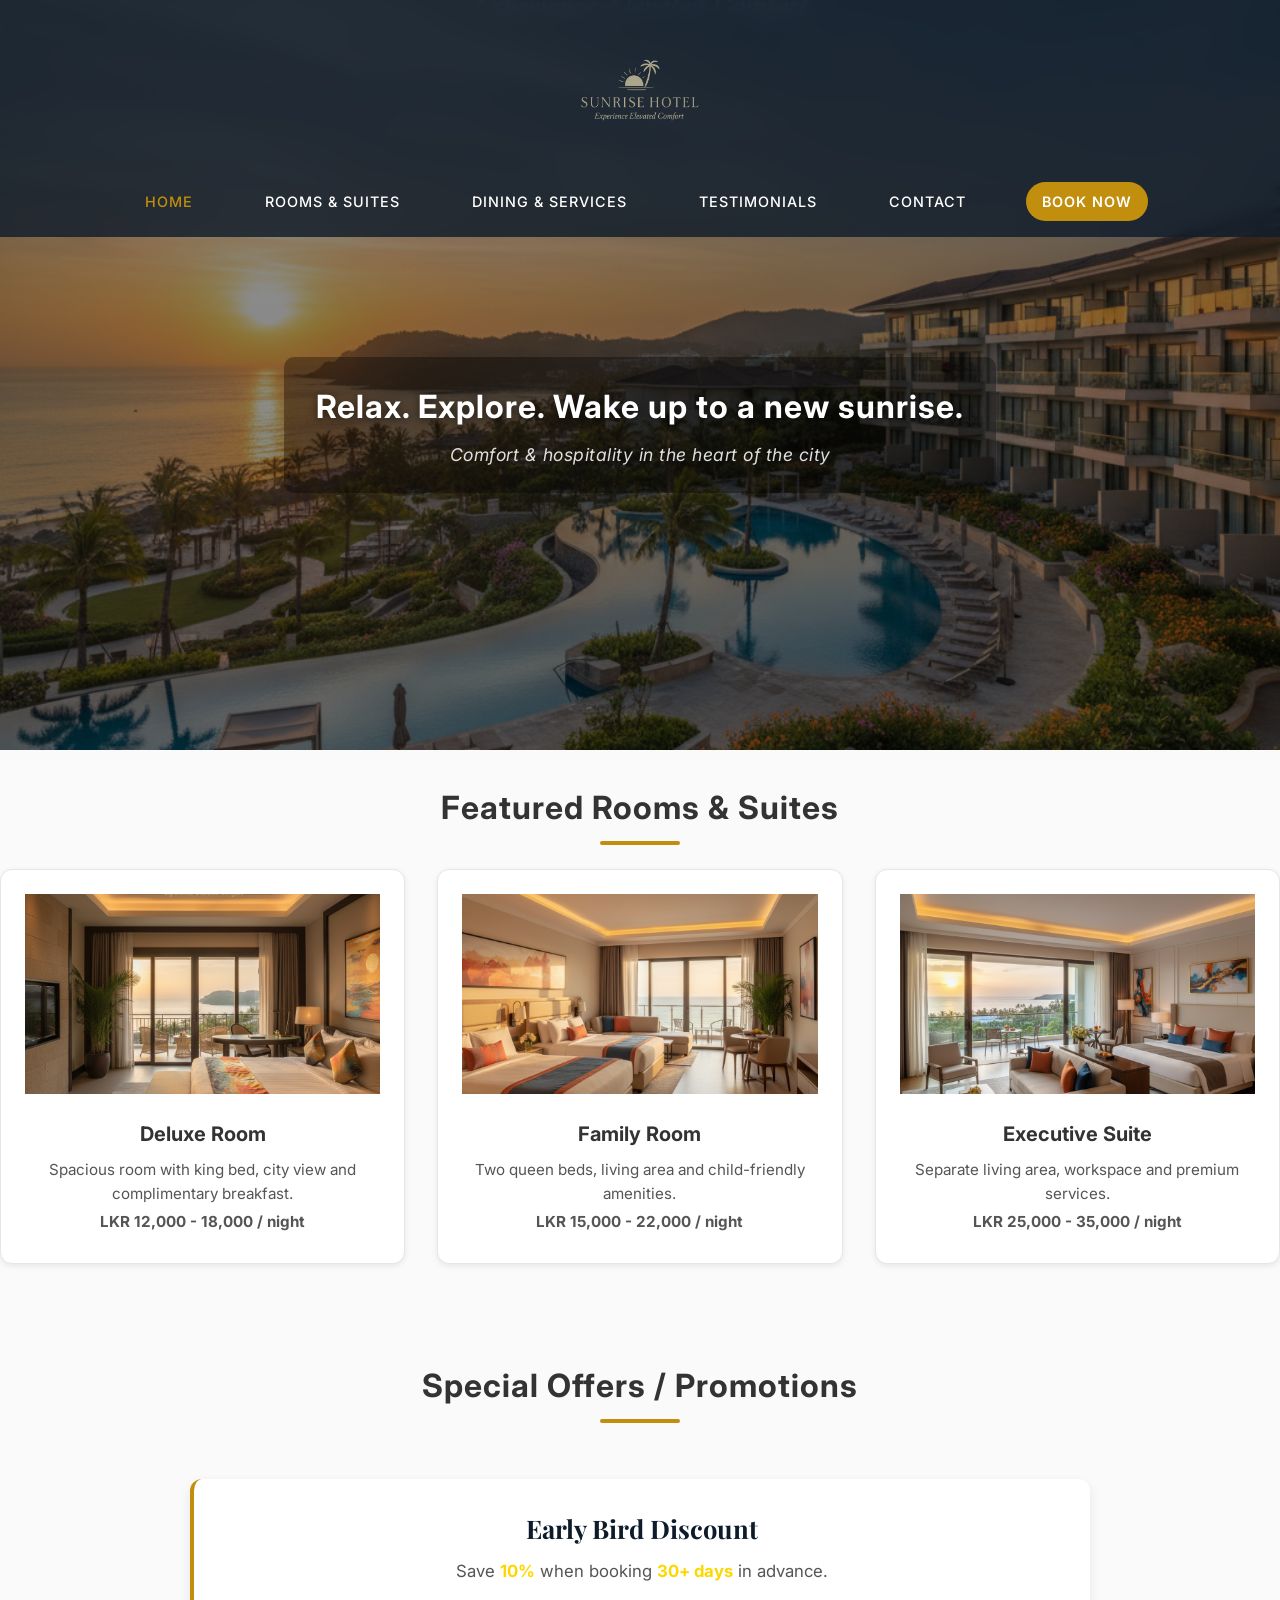
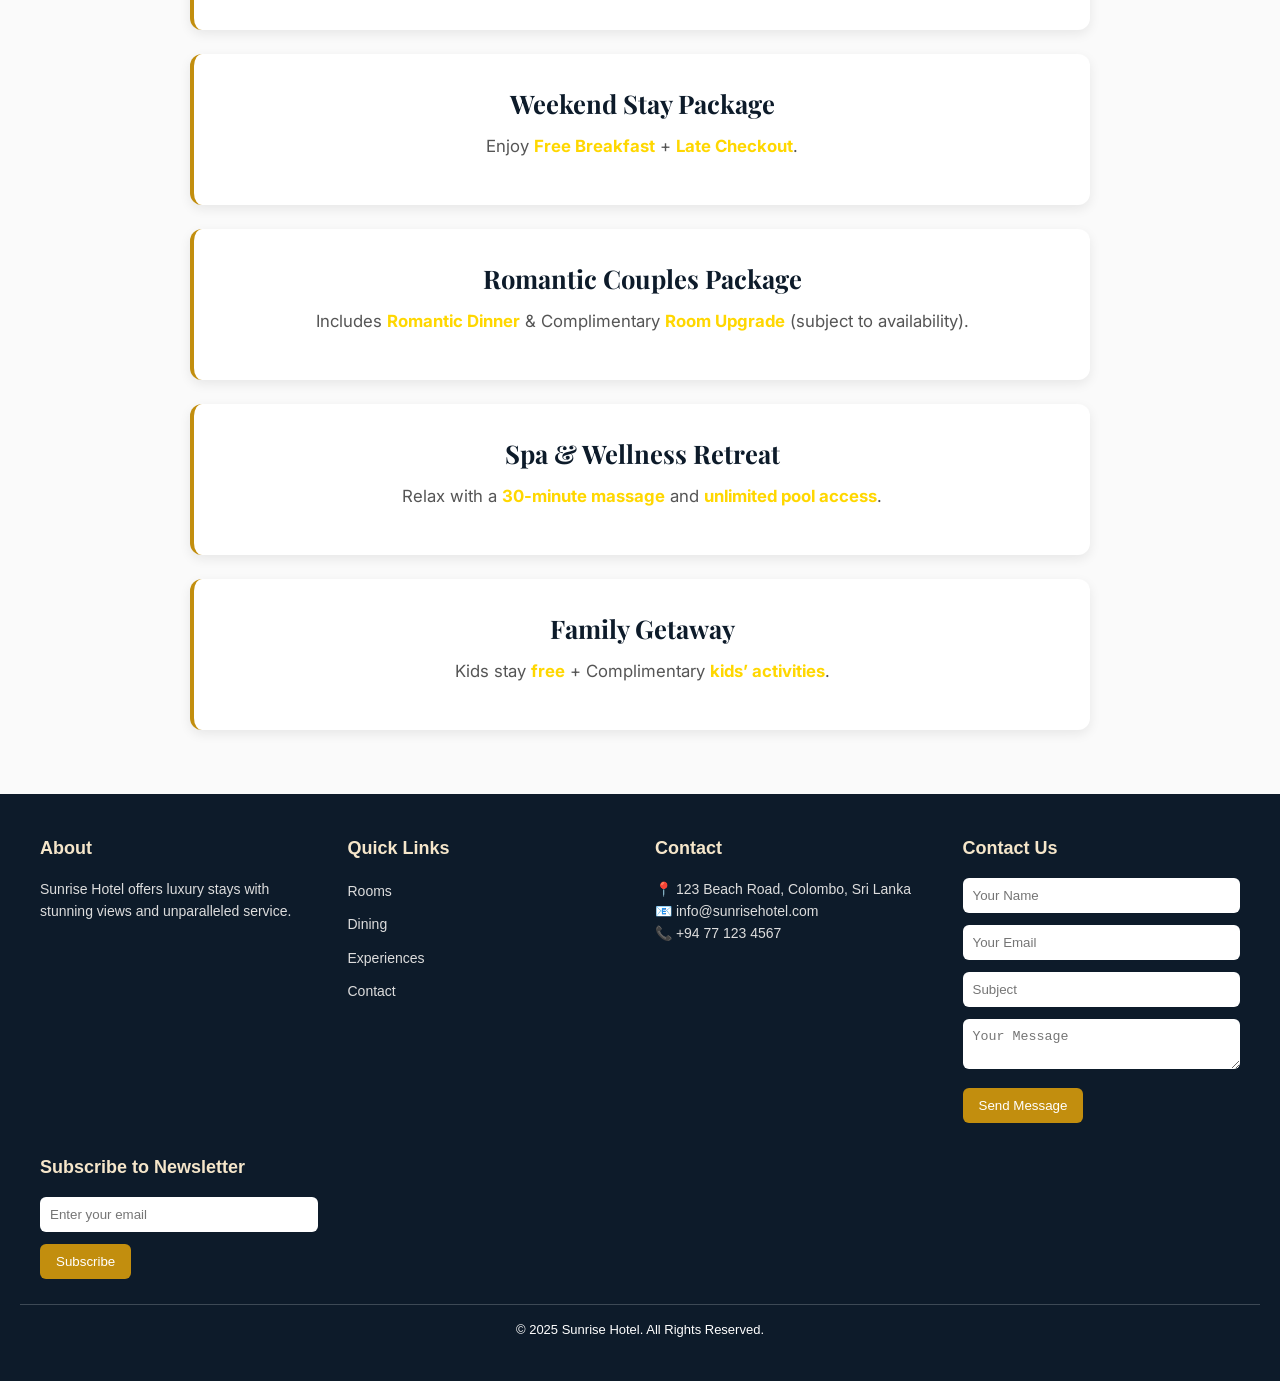
<file: index.html>
<!doctype html>
<html lang="en">

<head>
  <meta charset="utf-8">
  <meta name="viewport" content="width=device-width, initial-scale=1" />
  <title>Sunrise Hotel – Luxury by the Sea</title>
  <link
    href="https://fonts.googleapis.com/css2?family=Playfair+Display:wght@600;700&family=Inter:wght@400;500;600&display=swap"
    rel="stylesheet">
  <link rel="stylesheet" href="css/style.css">

</head>

<body>

  <!-- ===== Header ===== -->
  <header>
    <section class="brand">
      <img src="images/logo.png" alt="Sunrise Hotel">
    </section>
    <nav>
      <a href="#" class="active">Home</a>
      <a href="rooms.html">Rooms & Suites</a>
      <a href="dining.html">Dining & Services</a>
      <a href="testimonials.html">Testimonials</a>
      <a href="contact.html">Contact</a>
      <a href="contact.html" class="btn-book">Book Now</a>
    </nav>
  </header>


  <section class="hero" aria-label="Welcome banner" style="background-image:url('images/banner.png');">
    <div class="hero-content">
      <h2>Relax. Explore. Wake up to a new sunrise.</h2>
      <p class="slogan">Comfort & hospitality in the heart of the city</p>
    </div>
  </section>
  <section class="featured-rooms" aria-labelledby="featured-heading">
    <h2 class="section-heading">Featured Rooms & Suites</h2>
    <div class="cards">
      <article class="card">
        <div class="card-content"> <img src="images/deluxe.png" class="card-img" alt="Deluxe Room view" />
          <h3>Deluxe Room</h3>
          <p>Spacious room with king bed, city view and complimentary breakfast.</p>
          <p class="price">LKR 12,000 - 18,000 / night</p>
        </div>
      </article>
      <article class="card">
        <div class="card-content"> <img src="images/family_room.png" class="card-img" alt="Family Room view" />
          <h3>Family Room</h3>
          <p>Two queen beds, living area and child-friendly amenities.</p>
          <p class="price">LKR 15,000 - 22,000 / night</p>
        </div>
      </article>
      <article class="card">
        <div class="card-content"> <img src="images/executive_suite.png" class="card-img" alt="Suite view" />
          <h3>Executive Suite</h3>
          <p>Separate living area, workspace and premium services.</p>
          <p class="price">LKR 25,000 - 35,000 / night</p>
        </div>
      </article>
    </div>
  </section>
  <section class="offers" aria-labelledby="offers-heading">
    <h2 id="offers-heading" class="section-heading">Special Offers / Promotions</h2>
    <div class="offer-cards">
      <div class="offer-card">
        <h3>Early Bird Discount</h3>
        <p>Save <strong>10%</strong> when booking <strong>30+ days</strong> in advance.</p>
      </div>
      <div class="offer-card">
        <h3>Weekend Stay Package</h3>
        <p>Enjoy <strong>Free Breakfast</strong> + <strong>Late Checkout</strong>.</p>
      </div>
      <div class="offer-card">
        <h3>Romantic Couples Package</h3>
        <p>Includes <strong>Romantic Dinner</strong> & Complimentary <strong>Room Upgrade</strong> (subject to
          availability).</p>
      </div>
      <div class="offer-card">
        <h3>Spa & Wellness Retreat</h3>
        <p>Relax with a <strong>30-minute massage</strong> and <strong>unlimited pool access</strong>.</p>
      </div>
      <div class="offer-card">
        <h3>Family Getaway</h3>
        <p>Kids stay <strong>free</strong> + Complimentary <strong>kids’ activities</strong>.</p>
      </div>
    </div>
  </section>


  <!-- ===== Footer ===== -->
  <footer class="footer">
    <div class="footer-container">

      <!-- About -->
      <div class="footer-section about">
        <h3>About</h3>
        <p>Sunrise Hotel offers luxury stays with stunning views and unparalleled service.</p>
      </div>

      <!-- Quick Links -->
      <div class="footer-section links">
        <h3>Quick Links</h3>
        <ul>
          <li><a href="#rooms">Rooms</a></li>
          <li><a href="#dining">Dining</a></li>
          <li><a href="#experiences">Experiences</a></li>
          <li><a href="#contact">Contact</a></li>
        </ul>
      </div>

      <!-- Contact Info -->
      <div class="footer-section contact-info">
        <h3>Contact</h3>
        <p>📍 123 Beach Road, Colombo, Sri Lanka</p>
        <p>📧 <a href="mailto:info@sunrisehotel.com">info@sunrisehotel.com</a></p>
        <p>📞 +94 77 123 4567</p>
        <div class="social-links">
          <a href="#"><i class="fab fa-facebook-f"></i></a>
          <a href="#"><i class="fab fa-instagram"></i></a>
          <a href="#"><i class="fab fa-twitter"></i></a>
        </div>
      </div>

      <!-- Contact Form -->
      <div class="footer-section contact-form">
        <h3>Contact Us</h3>
        <form>
          <input type="text" name="name" placeholder="Your Name" required>
          <input type="email" name="email" placeholder="Your Email" required>
          <input type="text" name="subject" placeholder="Subject" required>
          <textarea name="message" placeholder="Your Message" required></textarea>
          <button type="submit">Send Message</button>
        </form>
      </div>

      <!-- Newsletter -->
      <div class="footer-section newsletter">
        <h3>Subscribe to Newsletter</h3>
        <form>
          <input type="email" placeholder="Enter your email" required>
          <button type="submit">Subscribe</button>
        </form>
      </div>

    </div>

    <!-- Footer Bottom -->
    <div class="footer-bottom">
      © 2025 Sunrise Hotel. All Rights Reserved.
    </div>
  </footer>


</body>

</html>
</file>
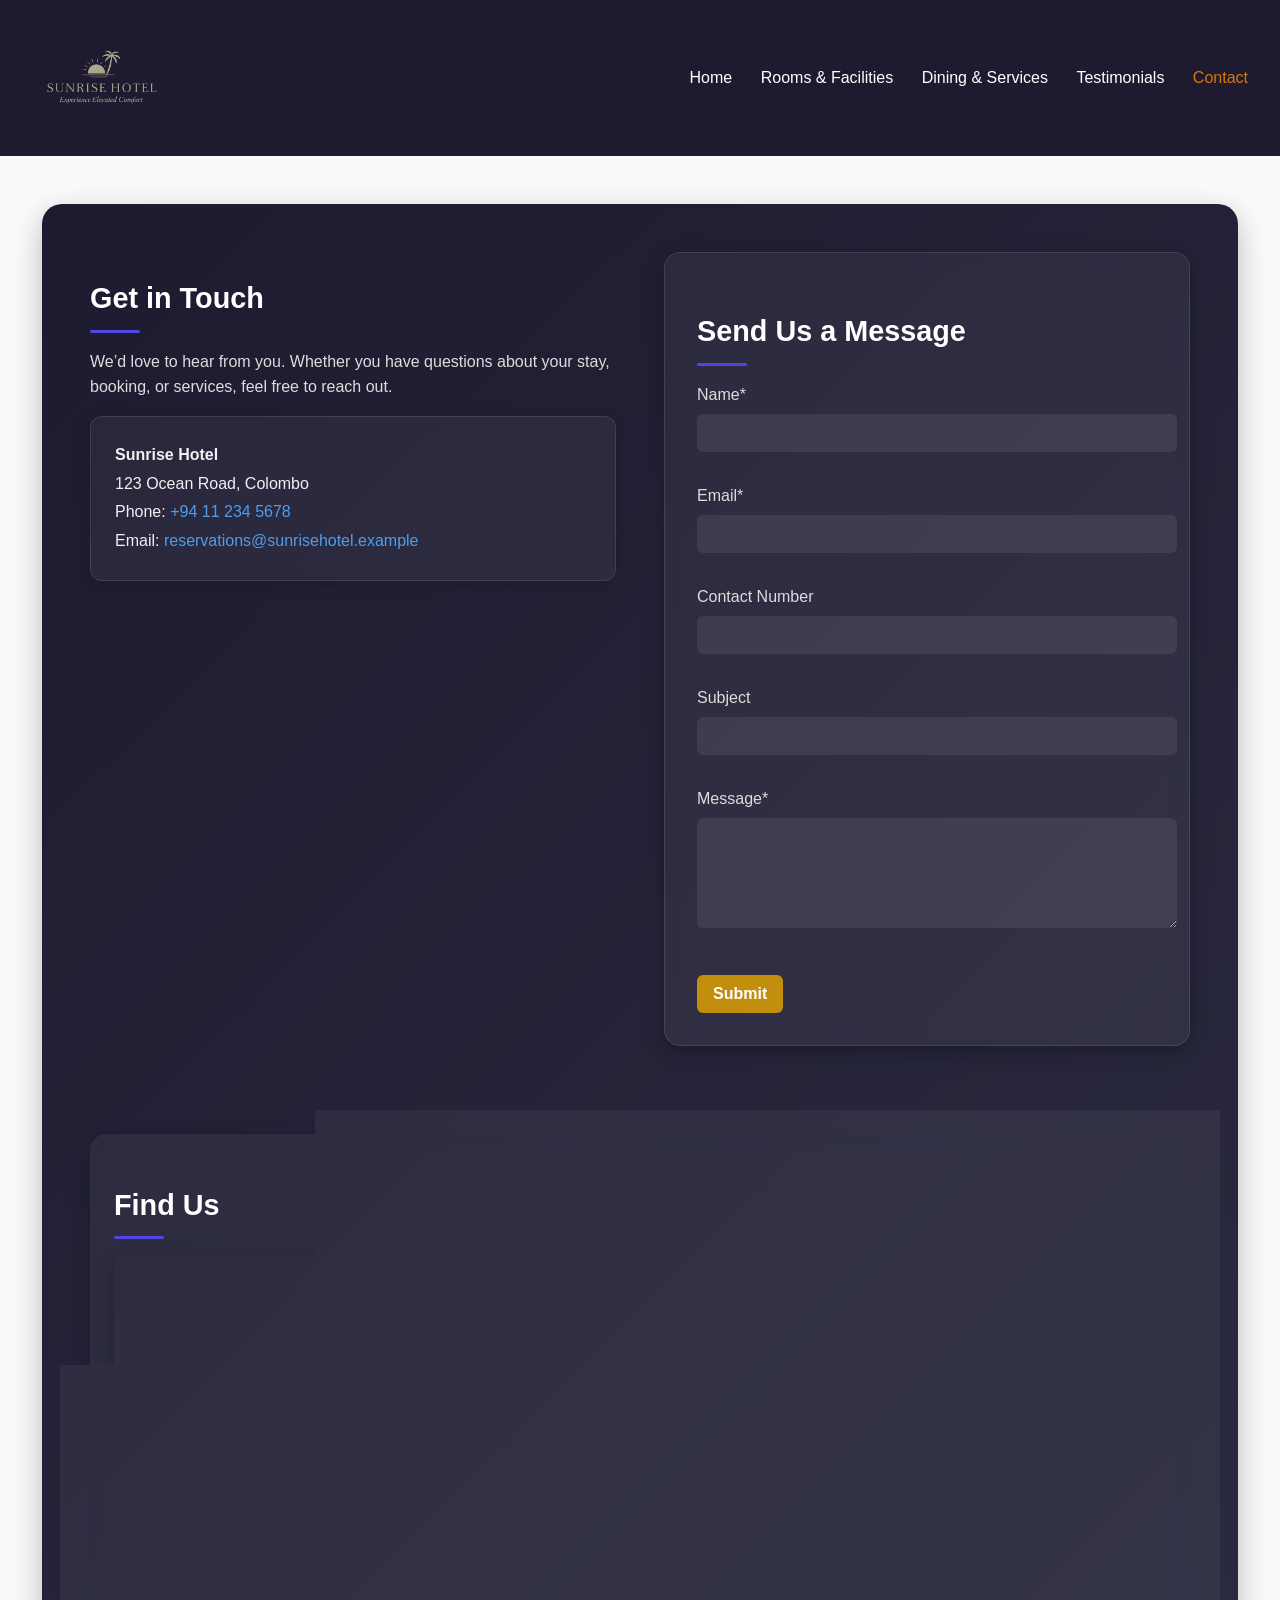
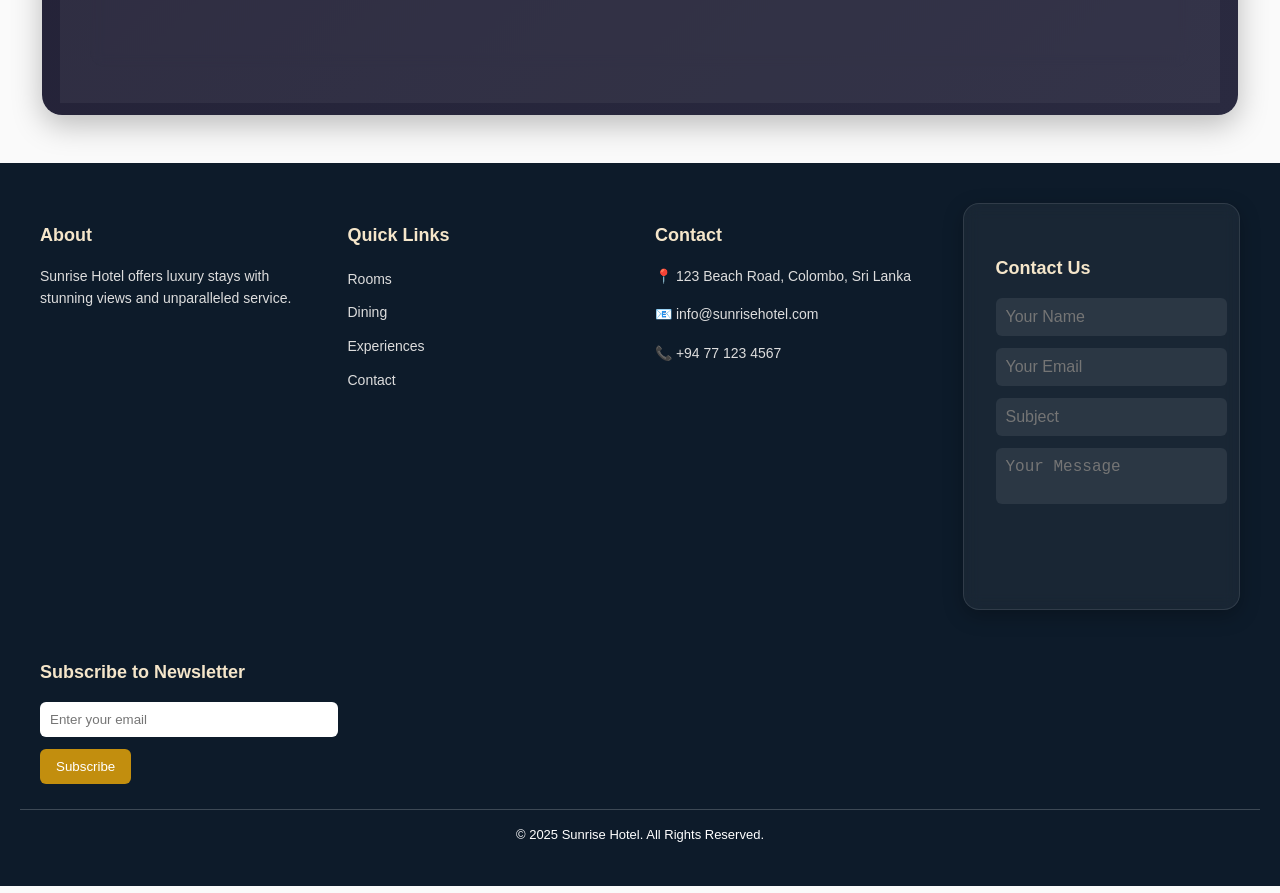
<file: contact.html>
<!doctype html>
<html lang="en">

<head>
  <meta charset="utf-8" />
  <meta name="viewport" content="width=device-width,initial-scale=1" />
  <title>Contact Sunrise Hotel</title>
  <link rel="stylesheet" href="css/contact.css" />
  <link rel="stylesheet" href="css/footer.css">

</head>

<body>
  <!-- Header -->
  <header class="site-header">
    <div class="brand">
      <img src="images/logo.png" alt="Sunrise Hotel logo" class="logo" />
    </div>
    <nav class="main-nav" id="mainNav">
      <a href="index.html">Home</a>
      <a href="rooms.html">Rooms & Facilities</a>
      <a href="dining.html">Dining & Services</a>
      <a href="testimonials.html">Testimonials</a>
      <a href="contact.html" class="active">Contact</a>
    </nav>
  </header>

  <!-- Main Content -->
  <main class="contact-page">
    <section class="contact-info">
      <h2>Get in Touch</h2>
      <p>We’d love to hear from you. Whether you have questions about your stay, booking, or services, feel free to
        reach out.</p>
      <address>
        <strong>Sunrise Hotel</strong><br />
        123 Ocean Road, Colombo<br />
        Phone: <a href="tel:+94112345678">+94 11 234 5678</a><br />
        Email: <a href="mailto:reservations@sunrisehotel.example">reservations@sunrisehotel.example</a>
      </address>
    </section>
    <div class="contact-form">
      <h2>Send Us a Message</h2>
      <form>
        <div class="form-group">
          <label for="name">Name*</label>
          <input type="text" id="name" name="name" required>
        </div>

        <div class="form-group">
          <label for="email">Email*</label>
          <input type="email" id="email" name="email" required>
        </div>

        <div class="form-group">
          <label for="phone">Contact Number</label>
          <input type="text" id="phone" name="phone">
        </div>

        <div class="form-group">
          <label for="subject">Subject</label>
          <input type="text" id="subject" name="subject">
        </div>

        <div class="form-group">
          <label for="message">Message*</label>
          <textarea id="message" name="message" rows="5" required></textarea>
        </div>

        <button type="submit">Submit</button>
      </form>
    </div>

    <section class="map">
      <h2>Find Us</h2>
      <iframe
        src="https://www.google.com/maps/embed?pb=!1m18!1m12!1m3!1d63320.49948635516!2d79.8148352!3d6.921442!2m3!1f0!2f0!3f0!3m2!1i1024!2i768!4f13.1!3m3!1m2!1s0x3ae2595d6baba6ff%3A0x8fbcf2c9ad3f2b4b!2sColombo!5e0!3m2!1sen!2slk!4v1660000000000"
        width="100%" height="300" style="border:0;" allowfullscreen="" loading="lazy">
      </iframe>
    </section>
  </main>

  <!-- ===== Footer ===== -->
  <footer class="footer">
    <div class="footer-container">

      <!-- About -->
      <div class="footer-section about">
        <h3>About</h3>
        <p>Sunrise Hotel offers luxury stays with stunning views and unparalleled service.</p>
      </div>

      <!-- Quick Links -->
      <div class="footer-section links">
        <h3>Quick Links</h3>
        <ul>
          <li><a href="#rooms">Rooms</a></li>
          <li><a href="#dining">Dining</a></li>
          <li><a href="#experiences">Experiences</a></li>
          <li><a href="#contact">Contact</a></li>
        </ul>
      </div>

      <!-- Contact Info -->
      <div class="footer-section contact-info">
        <h3>Contact</h3>
        <p>📍 123 Beach Road, Colombo, Sri Lanka</p>
        <p>📧 <a href="mailto:info@sunrisehotel.com">info@sunrisehotel.com</a></p>
        <p>📞 +94 77 123 4567</p>
        <div class="social-links">
          <a href="#"><i class="fab fa-facebook-f"></i></a>
          <a href="#"><i class="fab fa-instagram"></i></a>
          <a href="#"><i class="fab fa-twitter"></i></a>
        </div>
      </div>

      <!-- Contact Form -->
      <div class="footer-section contact-form">
        <h3>Contact Us</h3>
        <form>
          <input type="text" name="name" placeholder="Your Name" required>
          <input type="email" name="email" placeholder="Your Email" required>
          <input type="text" name="subject" placeholder="Subject" required>
          <textarea name="message" placeholder="Your Message" required></textarea>
          <button type="submit">Send Message</button>
        </form>
      </div>

      <!-- Newsletter -->
      <div class="footer-section newsletter">
        <h3>Subscribe to Newsletter</h3>
        <form>
          <input type="email" placeholder="Enter your email" required>
          <button type="submit">Subscribe</button>
        </form>
      </div>

    </div>

    <!-- Footer Bottom -->
    <div class="footer-bottom">
      © 2025 Sunrise Hotel. All Rights Reserved.
    </div>
  </footer>

</body>

</html>
</file>
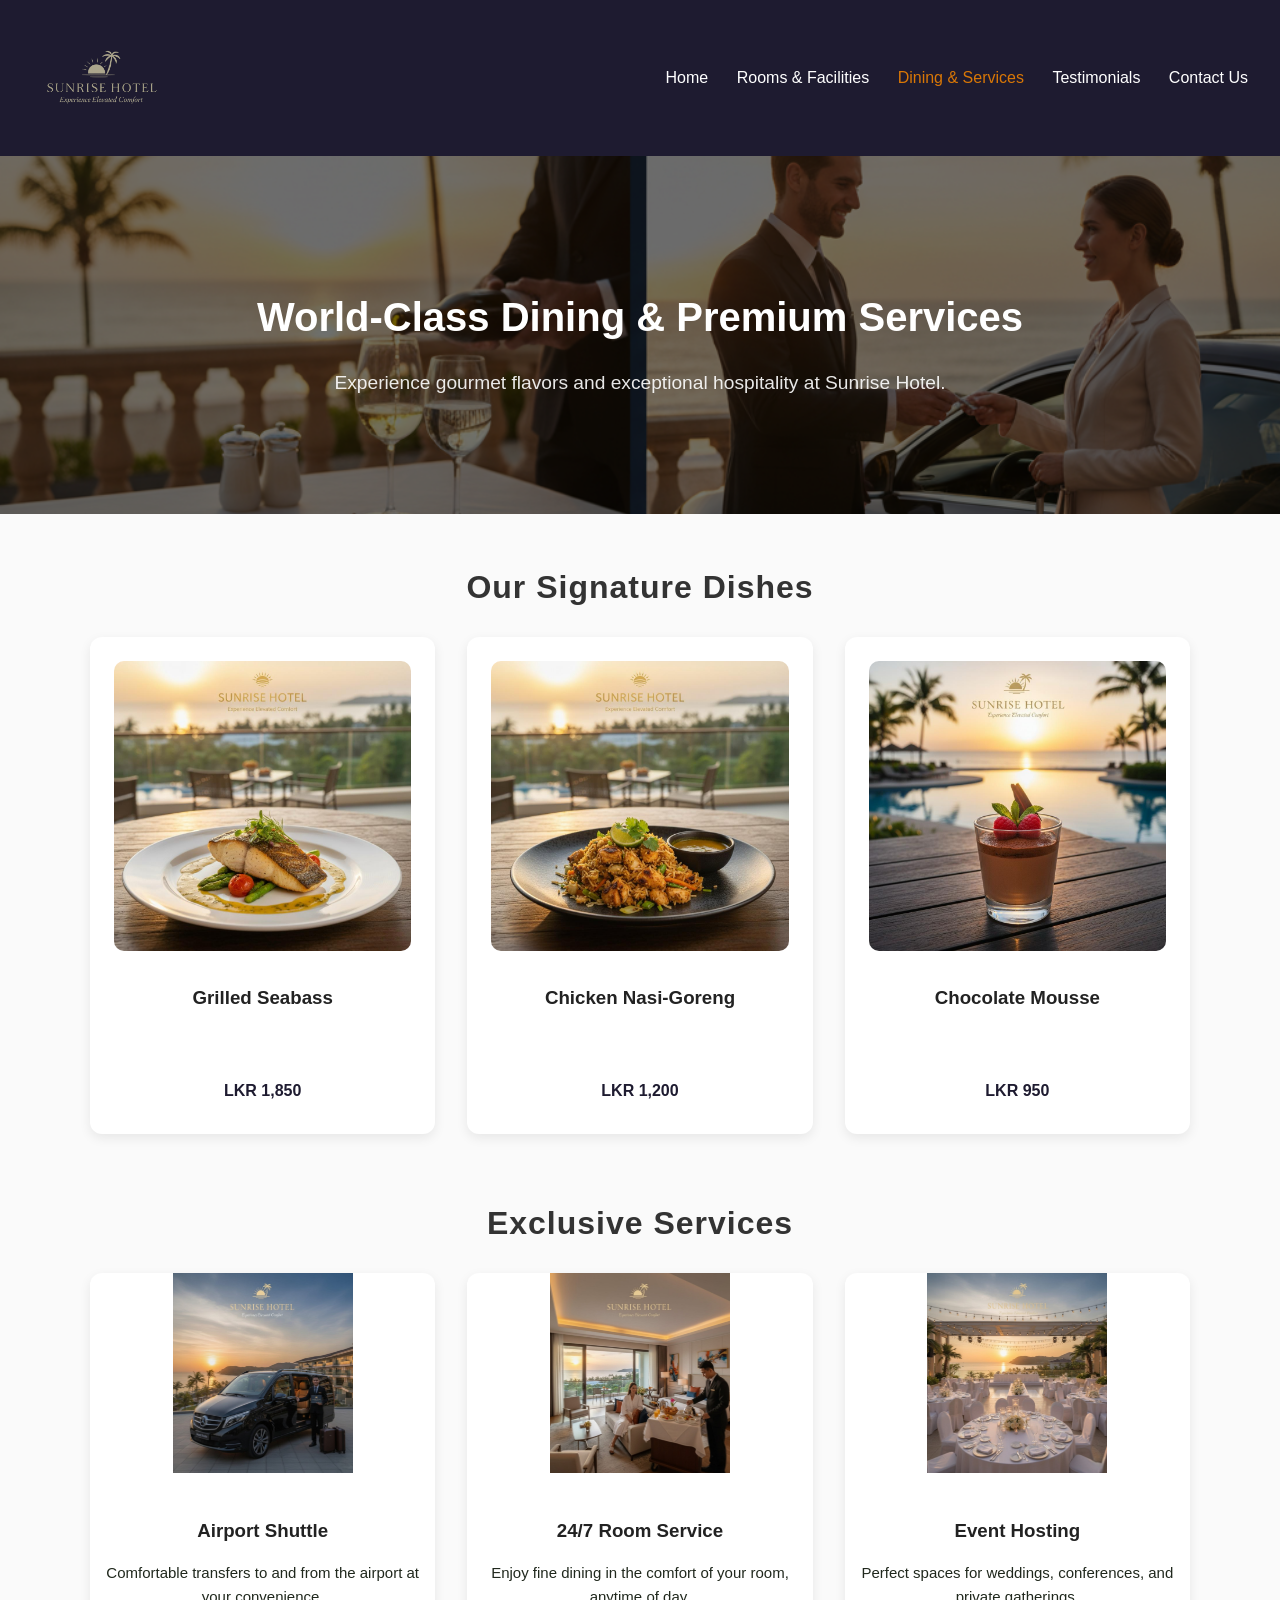
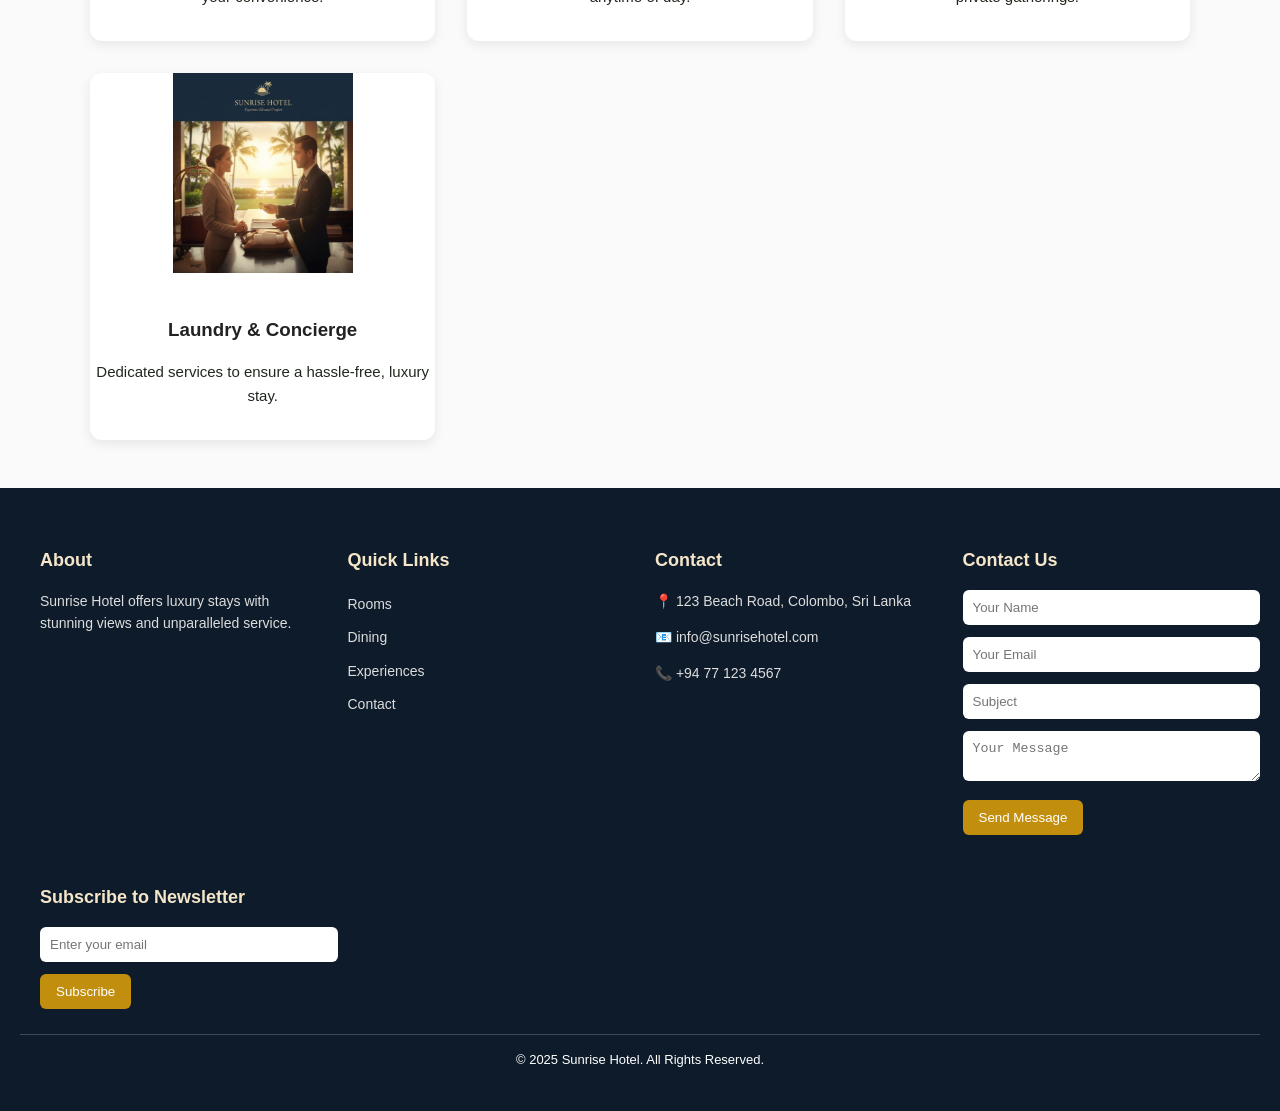
<file: dining.html>
<!doctype html>
<html lang="en">

<head>
  <meta charset="utf-8" />
  <meta name="viewport" content="width=device-width,initial-scale=1" />
  <title>Sunrise Hotel — Dining & Services</title>
  <link rel="stylesheet" href="css/dining.css" />
  <link rel="stylesheet" href="css/footer.css">

</head>

<body>
  <!-- Header -->
  <header class="site-header">
    <div class="brand">
      <img src="images/logo.png" alt="Sunrise Hotel logo" class="logo" />
    </div>
    <nav class="main-nav" id="mainNav">
      <a href="index.html">Home</a>
      <a href="rooms.html">Rooms & Facilities</a>
      <a href="dining.html" class="active">Dining & Services</a>
      <a href="testimonials.html">Testimonials</a>
      <a href="contact.html">Contact Us</a>
    </nav>
  </header>

  <!-- Hero Section -->
  <section class="hero" style="background-image:url('images/dinning.png');">
    <div class="hero-content">
      <h2>World-Class Dining & Premium Services</h2>
      <p>Experience gourmet flavors and exceptional hospitality at Sunrise Hotel.</p>
    </div>
  </section>

  <!-- Dining Section -->
  <main class="dining-page">
    <section class="dining">
      <h2>Our Signature Dishes</h2>
      <div class="menu-grid">
        <article class="menu-item">
          <img src="images/dish1.png" alt="Grilled Seabass" />
          <h3>Grilled Seabass</h3>
          <p>Fresh local seabass served with lemon butter sauce.</p>
          <p class="price">LKR 1,850</p>
        </article>
        <article class="menu-item">
          <img src="images/dish2.png" alt="Signature Kottu" />
          <h3>Chicken Nasi-Goreng</h3>
          <p>Chef's special Chiken Nasi with prawns , chicken and aromatic spices.</p>
          <p class="price">LKR 1,200</p>
        </article>
        <article class="menu-item">
          <img src="images/dish3.png" alt="Chocolate Mousse" />
          <h3>Chocolate Mousse</h3>
          <p>Decadent dessert paired with seasonal berries.</p>
          <p class="price">LKR 950</p>
        </article>
      </div>
    </section>

    <!-- Services Section -->
    <section class="services" aria-labelledby="services-heading">
      <h2 id="services-heading">Exclusive Services</h2>
      <div class="services-grid">
        <div class="service-card">
          <img src="images/airport.png" alt="Airport Shuttle" />
          <h3>Airport Shuttle</h3>
          <p>Comfortable transfers to and from the airport at your convenience.</p>
        </div>
        <div class="service-card">
          <img src="images/service.png" alt="Room Service" />
          <h3>24/7 Room Service</h3>
          <p>Enjoy fine dining in the comfort of your room, anytime of day.</p>
        </div>
        <div class="service-card">
          <img src="images/event.png" alt="Event Hosting" />
          <h3>Event Hosting</h3>
          <p>Perfect spaces for weddings, conferences, and private gatherings.</p>
        </div>
        <div class="service-card">
          <img src="images/laundry.png" alt="Laundry Service" />
          <h3>Laundry & Concierge</h3>
          <p>Dedicated services to ensure a hassle-free, luxury stay.</p>
        </div>
      </div>
    </section>
  </main>

  <!-- ===== Footer ===== -->
  <footer class="footer">
    <div class="footer-container">

      <!-- About -->
      <div class="footer-section about">
        <h3>About</h3>
        <p>Sunrise Hotel offers luxury stays with stunning views and unparalleled service.</p>
      </div>

      <!-- Quick Links -->
      <div class="footer-section links">
        <h3>Quick Links</h3>
        <ul>
          <li><a href="#rooms">Rooms</a></li>
          <li><a href="#dining">Dining</a></li>
          <li><a href="#experiences">Experiences</a></li>
          <li><a href="#contact">Contact</a></li>
        </ul>
      </div>

      <!-- Contact Info -->
      <div class="footer-section contact-info">
        <h3>Contact</h3>
        <p>📍 123 Beach Road, Colombo, Sri Lanka</p>
        <p>📧 <a href="mailto:info@sunrisehotel.com">info@sunrisehotel.com</a></p>
        <p>📞 +94 77 123 4567</p>
        <div class="social-links">
          <a href="#"><i class="fab fa-facebook-f"></i></a>
          <a href="#"><i class="fab fa-instagram"></i></a>
          <a href="#"><i class="fab fa-twitter"></i></a>
        </div>
      </div>

      <!-- Contact Form -->
      <div class="footer-section contact-form">
        <h3>Contact Us</h3>
        <form>
          <input type="text" name="name" placeholder="Your Name" required>
          <input type="email" name="email" placeholder="Your Email" required>
          <input type="text" name="subject" placeholder="Subject" required>
          <textarea name="message" placeholder="Your Message" required></textarea>
          <button type="submit">Send Message</button>
        </form>
      </div>

      <!-- Newsletter -->
      <div class="footer-section newsletter">
        <h3>Subscribe to Newsletter</h3>
        <form>
          <input type="email" placeholder="Enter your email" required>
          <button type="submit">Subscribe</button>
        </form>
      </div>

    </div>

    <!-- Footer Bottom -->
    <div class="footer-bottom">
      © 2025 Sunrise Hotel. All Rights Reserved.
    </div>
  </footer>

</body>

</html>
</file>
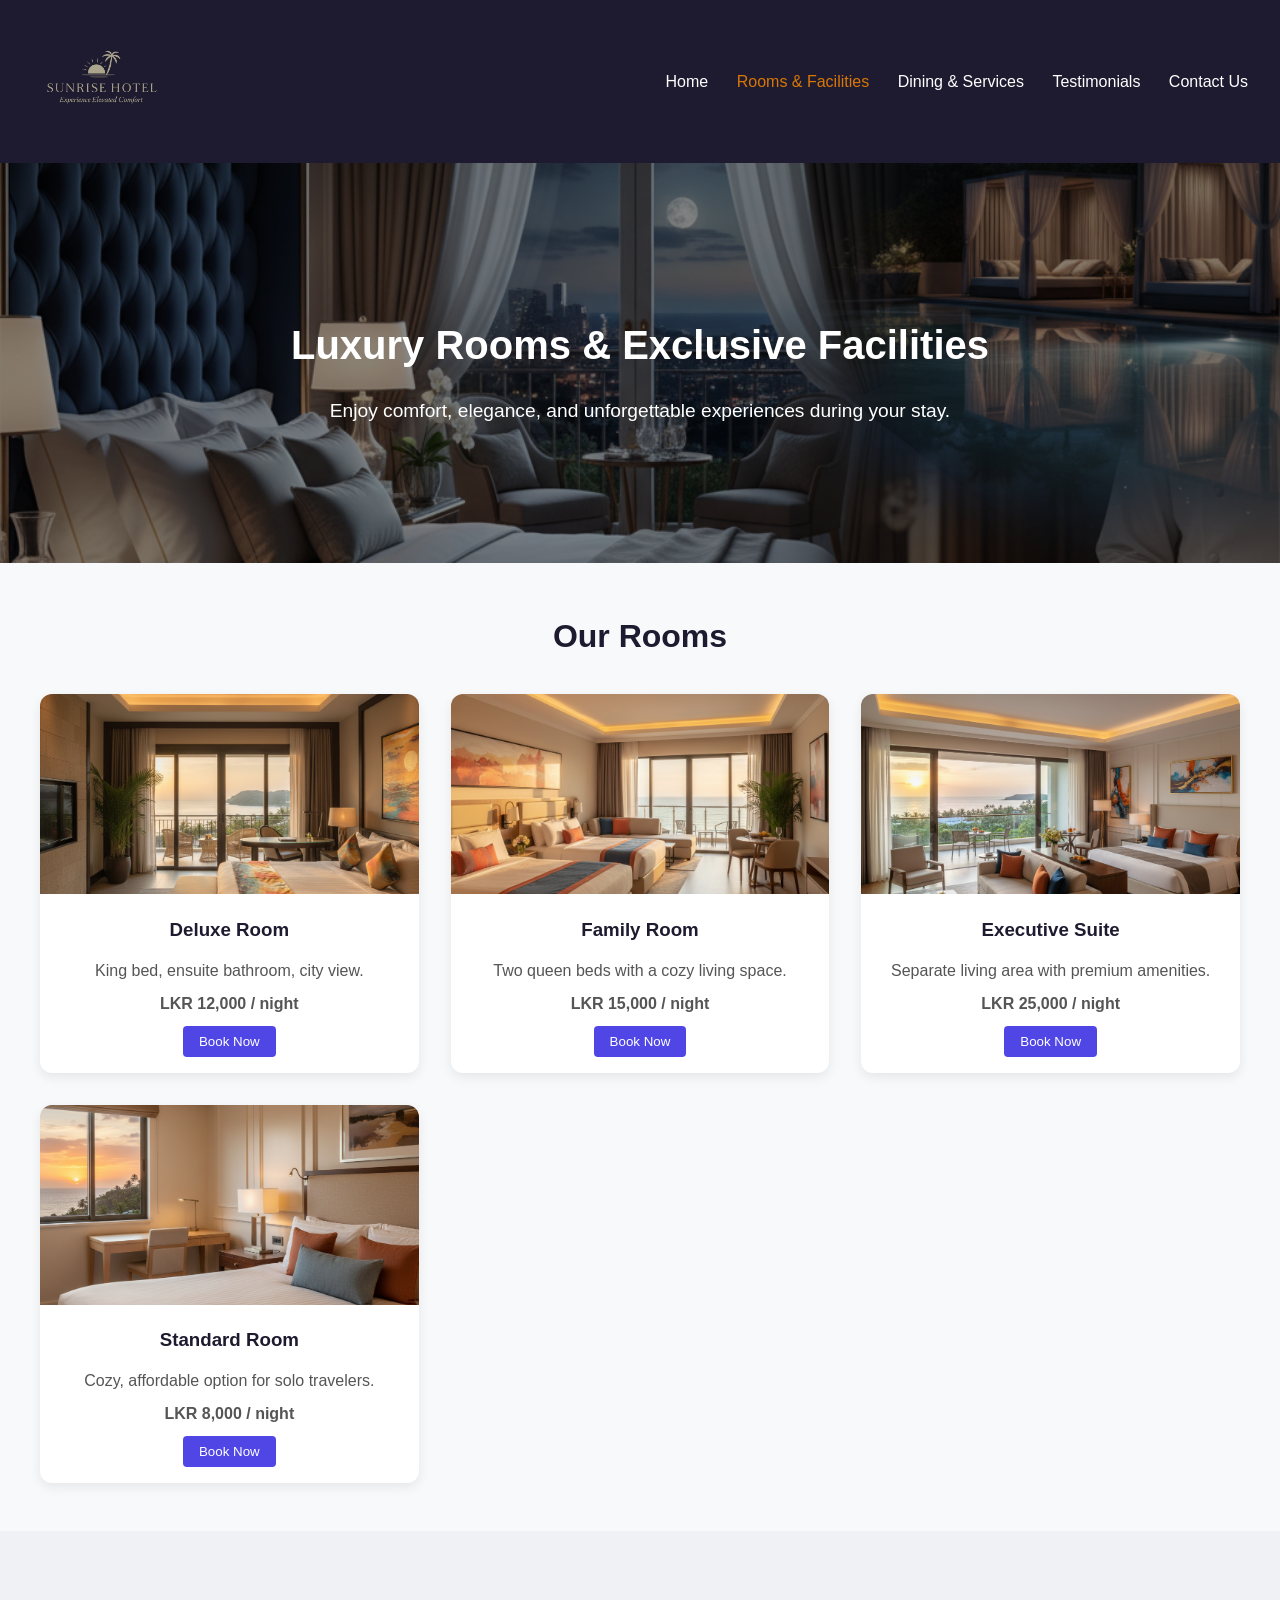
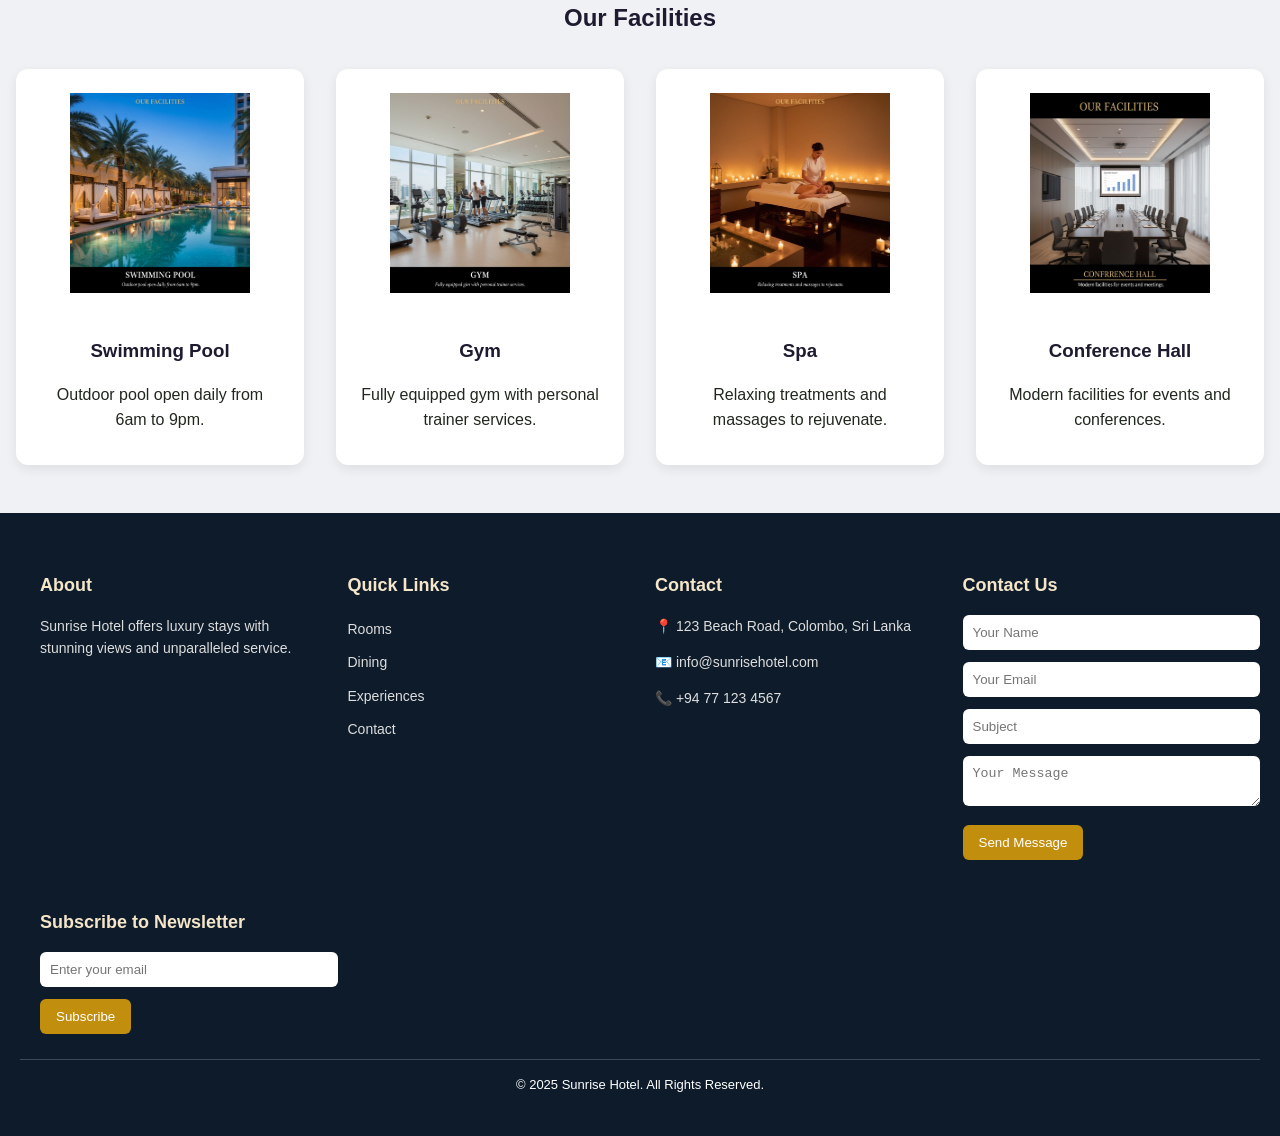
<file: rooms.html>
<!doctype html>
<html lang="en">

<head>
  <meta charset="utf-8" />
  <meta name="viewport" content="width=device-width,initial-scale=1" />
  <title>Sunrise Hotel — Rooms & Facilities</title>
  <link rel="stylesheet" href="css/rooms.css" />
  <link rel="stylesheet" href="css/footer.css">

</head>

<body>
  <!-- Header -->
  <header class="site-header">
    <div class="brand">
      <img src="images/logo.png" alt="Sunrise Hotel logo" class="logo" />
    </div>
    <nav class="main-nav" id="mainNav">
      <a href="index.html">Home</a>
      <a href="rooms.html" class="active">Rooms & Facilities</a>
      <a href="dining.html">Dining & Services</a>
      <a href="testimonials.html">Testimonials</a>
      <a href="contact.html">Contact Us</a>
    </nav>
  </header>

  <!-- Hero Section -->
  <section class="hero" style="background-image:url('images/luxury.png');">
    <div class="hero-content">
      <h2>Luxury Rooms & Exclusive Facilities</h2>
      <p>Enjoy comfort, elegance, and unforgettable experiences during your stay.</p>
    </div>
  </section>

  <!-- Rooms Section -->
  <main class="rooms-page">
    <section class="rooms">
      <h2>Our Rooms</h2>
      <div class="rooms-grid">
        <article class="room-card">
          <img src="images/deluxe.png" alt="Deluxe Room" />
          <h3>Deluxe Room</h3>
          <p>King bed, ensuite bathroom, city view.</p>
          <p class="price">LKR 12,000 / night</p>
          <button onclick="location.href='contact.html'">Book Now</button>
        </article>
        <article class="room-card">
          <img src="images/family_room.png" alt="Family Room" />
          <h3>Family Room</h3>
          <p>Two queen beds with a cozy living space.</p>
          <p class="price">LKR 15,000 / night</p>
          <button onclick="location.href='contact.html'">Book Now</button>
        </article>
        <article class="room-card">
          <img src="images/executive_suite.png" alt="Executive Suite" />
          <h3>Executive Suite</h3>
          <p>Separate living area with premium amenities.</p>
          <p class="price">LKR 25,000 / night</p>
          <button onclick="location.href='contact.html'">Book Now</button>
        </article>
        <article class="room-card">
          <img src="images/standard_room.png" alt="Standard Room" />
          <h3>Standard Room</h3>
          <p>Cozy, affordable option for solo travelers.</p>
          <p class="price">LKR 8,000 / night</p>
          <button onclick="location.href='contact.html'">Book Now</button>
        </article>
      </div>
    </section>

    <!-- Facilities Section -->
    <section class="facilities">
      <h2>Our Facilities</h2>
      <div class="facilities-grid">
        <div class="facility-card">
          <img src="images/pool.png" alt="Swimming Pool" />
          <h3>Swimming Pool</h3>
          <p>Outdoor pool open daily from 6am to 9pm.</p>
        </div>
        <div class="facility-card">
          <img src="images/gym.png" alt="Gym" />
          <h3>Gym</h3>
          <p>Fully equipped gym with personal trainer services.</p>
        </div>
        <div class="facility-card">
          <img src="images/spa.png" alt="Spa" />
          <h3>Spa</h3>
          <p>Relaxing treatments and massages to rejuvenate.</p>
        </div>
        <div class="facility-card">
          <img src="images/conference.png" alt="Conference Hall" />
          <h3>Conference Hall</h3>
          <p>Modern facilities for events and conferences.</p>
        </div>
      </div>
    </section>
  </main>

  <!-- ===== Footer ===== -->
  <footer class="footer">
    <div class="footer-container">

      <!-- About -->
      <div class="footer-section about">
        <h3>About</h3>
        <p>Sunrise Hotel offers luxury stays with stunning views and unparalleled service.</p>
      </div>

      <!-- Quick Links -->
      <div class="footer-section links">
        <h3>Quick Links</h3>
        <ul>
          <li><a href="#rooms">Rooms</a></li>
          <li><a href="#dining">Dining</a></li>
          <li><a href="#experiences">Experiences</a></li>
          <li><a href="#contact">Contact</a></li>
        </ul>
      </div>

      <!-- Contact Info -->
      <div class="footer-section contact-info">
        <h3>Contact</h3>
        <p>📍 123 Beach Road, Colombo, Sri Lanka</p>
        <p>📧 <a href="mailto:info@sunrisehotel.com">info@sunrisehotel.com</a></p>
        <p>📞 +94 77 123 4567</p>
        <div class="social-links">
          <a href="#"><i class="fab fa-facebook-f"></i></a>
          <a href="#"><i class="fab fa-instagram"></i></a>
          <a href="#"><i class="fab fa-twitter"></i></a>
        </div>
      </div>

      <!-- Contact Form -->
      <div class="footer-section contact-form">
        <h3>Contact Us</h3>
        <form>
          <input type="text" name="name" placeholder="Your Name" required>
          <input type="email" name="email" placeholder="Your Email" required>
          <input type="text" name="subject" placeholder="Subject" required>
          <textarea name="message" placeholder="Your Message" required></textarea>
          <button type="submit">Send Message</button>
        </form>
      </div>

      <!-- Newsletter -->
      <div class="footer-section newsletter">
        <h3>Subscribe to Newsletter</h3>
        <form>
          <input type="email" placeholder="Enter your email" required>
          <button type="submit">Subscribe</button>
        </form>
      </div>

    </div>

    <!-- Footer Bottom -->
    <div class="footer-bottom">
      © 2025 Sunrise Hotel. All Rights Reserved.
    </div>
  </footer>

</body>

</html>
</file>
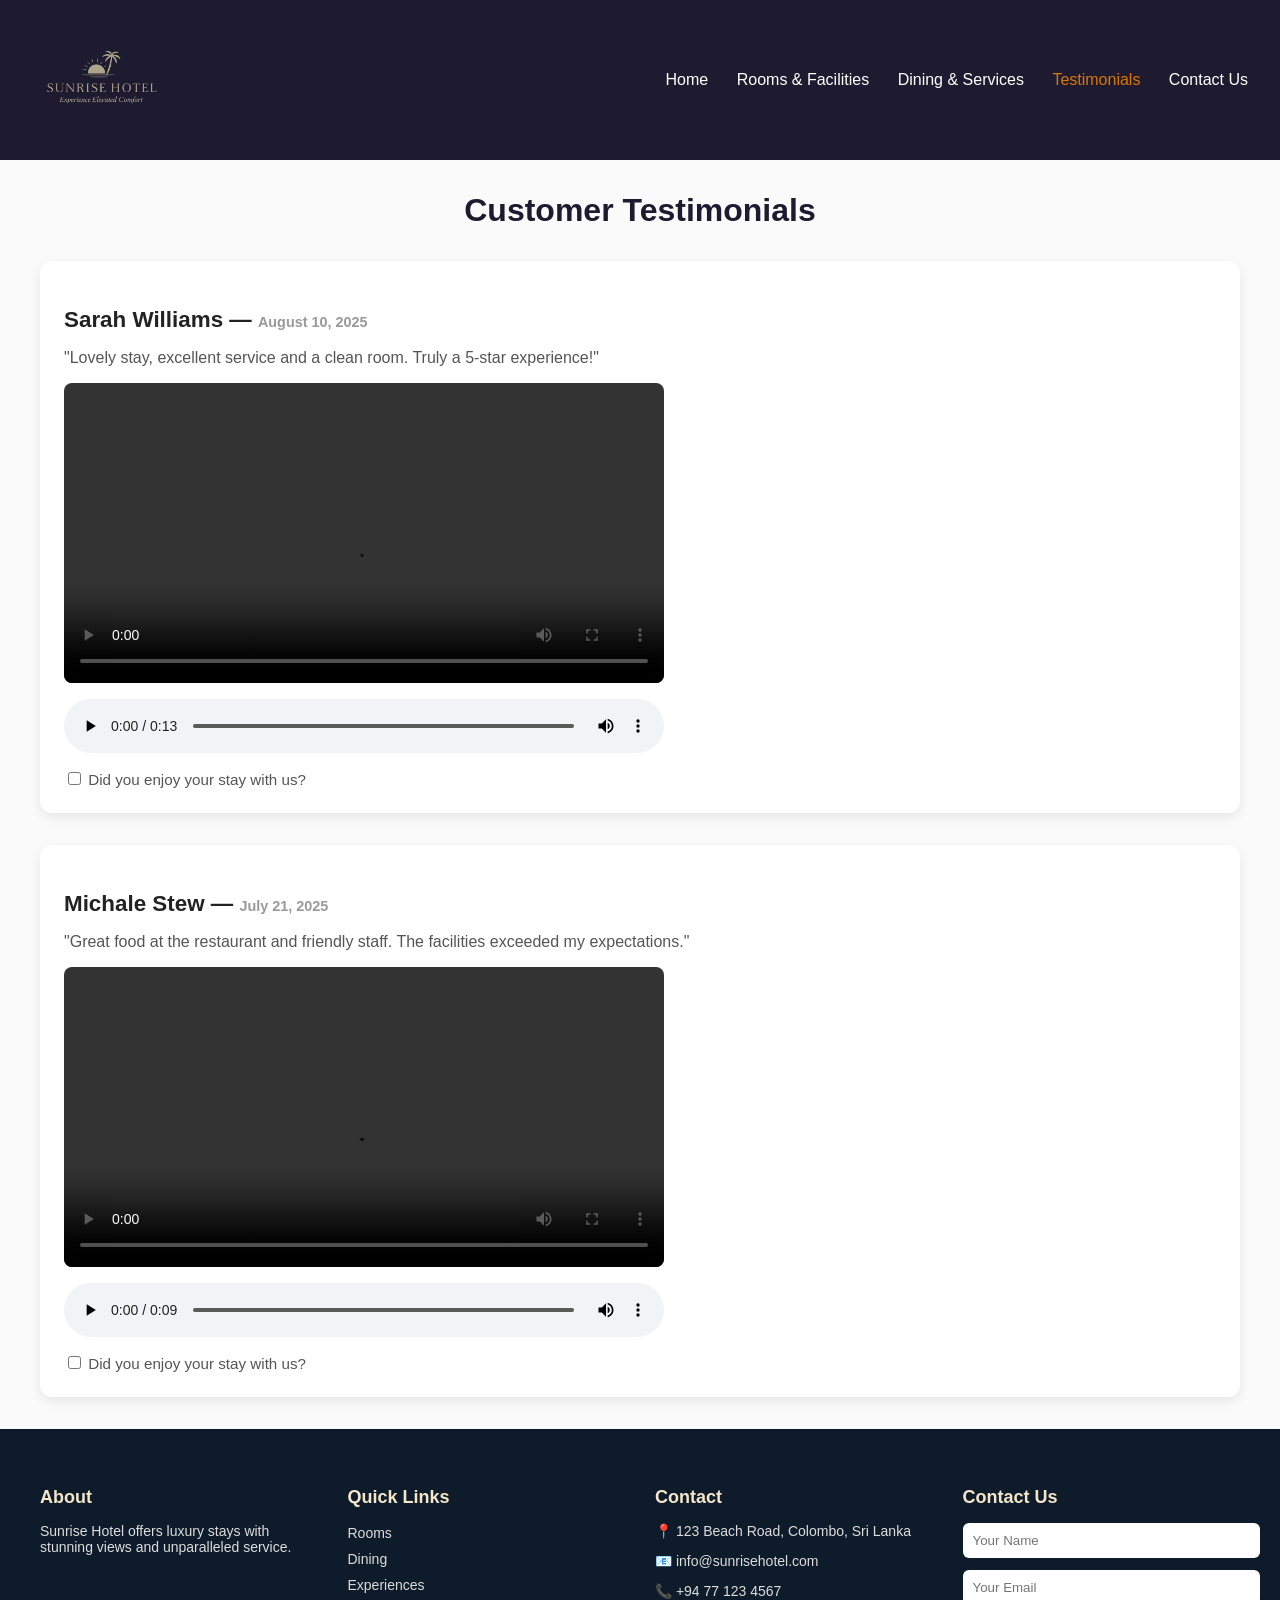
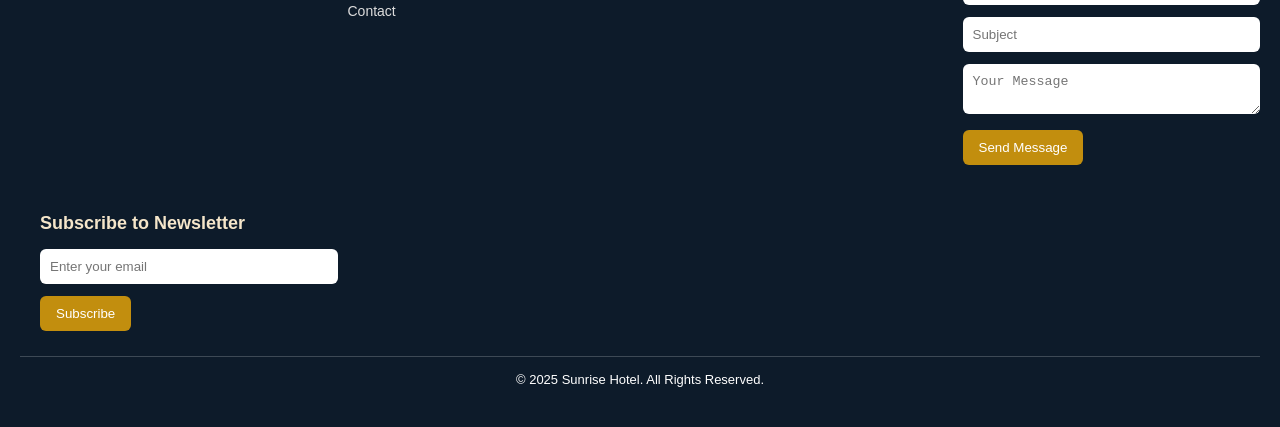
<file: testimonials.html>
<!doctype html>
<html lang="en">

<head>
  <meta charset="utf-8" />
  <meta name="viewport" content="width=device-width,initial-scale=1" />
  <title>Sunrise Hotel — Testimonials</title>
  <link rel="stylesheet" href="css/testimonials.css" />
  <link rel="stylesheet" href="css/footer.css">

</head>

<body>
  <header class="site-header">
    <div class="brand">
      <img src="images/logo.png" alt="Sunrise Hotel logo" class="logo" />
    </div>
    <nav class="main-nav" id="mainNav">
      <a href="index.html">Home</a>
      <a href="rooms.html">Rooms & Facilities</a>
      <a href="dining.html">Dining & Services</a>
      <a href="testimonials.html" class="active">Testimonials</a>
      <a href="contact.html">Contact Us</a>
    </nav>
  </header>

  <main>
    <h2>Customer Testimonials</h2>

    <section class="testimonial">
      <h3>Sarah Williams — <time datetime="2025-08-10">August 10, 2025</time></h3>
      <p>"Lovely stay, excellent service and a clean room. Truly a 5-star experience!"</p>
      <video controls>
        <source src="images/testimonial1.mp4" type="video/mp4">
        Your browser does not support the video tag.
      </video>
      <audio controls>
        <source src="images/audio1.mp3" type="audio/mpeg">
        Your browser does not support the audio element.
      </audio>
      <div class="checkbox">
        <label><input type="checkbox" name="enjoy1"> Did you enjoy your stay with us?</label>
      </div>
    </section>

    <section class="testimonial">
      <h3>Michale Stew — <time datetime="2025-07-21">July 21, 2025</time></h3>
      <p>"Great food at the restaurant and friendly staff. The facilities exceeded my expectations."</p>
      <video controls>
        <source src="images/testimonial2.mp4" type="video/mp4">
        Your browser does not support the video tag.
      </video>
      <audio controls>
        <source src="images/audio2.mp3" type="audio/mpeg">
        Your browser does not support the audio element.
      </audio>
      <div class="checkbox">
        <label><input type="checkbox" name="enjoy2"> Did you enjoy your stay with us?</label>
      </div>
    </section>
  </main>

  <!-- ===== Footer ===== -->
  <footer class="footer">
    <div class="footer-container">

      <!-- About -->
      <div class="footer-section about">
        <h3>About</h3>
        <p>Sunrise Hotel offers luxury stays with stunning views and unparalleled service.</p>
      </div>

      <!-- Quick Links -->
      <div class="footer-section links">
        <h3>Quick Links</h3>
        <ul>
          <li><a href="#rooms">Rooms</a></li>
          <li><a href="#dining">Dining</a></li>
          <li><a href="#experiences">Experiences</a></li>
          <li><a href="#contact">Contact</a></li>
        </ul>
      </div>

      <!-- Contact Info -->
      <div class="footer-section contact-info">
        <h3>Contact</h3>
        <p>📍 123 Beach Road, Colombo, Sri Lanka</p>
        <p>📧 <a href="mailto:info@sunrisehotel.com">info@sunrisehotel.com</a></p>
        <p>📞 +94 77 123 4567</p>
        <div class="social-links">
          <a href="#"><i class="fab fa-facebook-f"></i></a>
          <a href="#"><i class="fab fa-instagram"></i></a>
          <a href="#"><i class="fab fa-twitter"></i></a>
        </div>
      </div>

      <!-- Contact Form -->
      <div class="footer-section contact-form">
        <h3>Contact Us</h3>
        <form>
          <input type="text" name="name" placeholder="Your Name" required>
          <input type="email" name="email" placeholder="Your Email" required>
          <input type="text" name="subject" placeholder="Subject" required>
          <textarea name="message" placeholder="Your Message" required></textarea>
          <button type="submit">Send Message</button>
        </form>
      </div>

      <!-- Newsletter -->
      <div class="footer-section newsletter">
        <h3>Subscribe to Newsletter</h3>
        <form>
          <input type="email" placeholder="Enter your email" required>
          <button type="submit">Subscribe</button>
        </form>
      </div>

    </div>

    <!-- Footer Bottom -->
    <div class="footer-bottom">
      © 2025 Sunrise Hotel. All Rights Reserved.
    </div>
  </footer>

</body>

</html>
</file>
<file: css/style.css>
* {
	box-sizing: border-box;
	margin: 0;
	padding: 0;
}

body {
	font-family: 'Inter';
	background: #fafafa;
	color: #fff;
	line-height: 1.6;
	margin: 0;
}

/* ========================= Header ========================= */
header,
.site-header {
	position: fixed;

	width: 100%;
	background: rgba(13, 27, 42, 0.8);
	backdrop-filter: blur(8px);
	flex-direction: column;
	align-items: center;
	padding: 1rem 3rem;
	z-index: 100;
	transition: all 0.3s ease;
	display: flex;

}

.brand {
	display: flex;
	flex-direction: column;
	align-items: center;
	gap: .5rem;
	margin-bottom: 1rem;
	display: flex;
	flex-direction: column;
	align-items: center;
}

.brand img,
.logo {
	width: 150px;
	height: 150px;
}
nav,
.main-nav {
	display: flex;
	justify-content: center;
	flex-wrap: wrap;
	gap: 1rem;
}

nav a,
.main-nav a {
	text-decoration: none;
	margin: 0 1rem;
	color: var(--champagne);
	font-size: .9rem;
	letter-spacing: 1px;
	text-transform: uppercase;
	transition: color .25s;
	padding: .5rem .75rem;
	border-radius: 4px;
	font-weight: 500;
	position: relative;
}

nav a:hover,
nav a.active,
.main-nav a:hover,
.main-nav a.active {
	color: #c28e0e;

}

nav .btn-book {
	background: #c28e0e;
	color: #fff;
	padding: .5rem 1rem;
	border-radius: 20px;
	font-weight: 600;
}

nav .btn-book:hover {
	background: #a87400;
}

/* =========================
   Hero Section
   ========================= */
.hero {
	padding-top: 100px;
	/* Matches header height */
	height: 750px;
	background-size: cover;
	background-position: center;
	display: flex;
	align-items: center;
	justify-content: center;
	text-align: center;
	color: #fff;
	position: relative;
}

header {
	display: flex;
	flex-direction: column;
	align-items: center;
	justify-content: center;
}


.main-nav {
	display: flex;
	justify-content: center;
	gap: 2rem;
}


.hero::after {
	content: "";
	position: absolute;
	top: 0;
	left: 0;
	width: 100%;
	height: 100%;
	background: rgba(0, 0, 0, 0.45);
	/* dark overlay for readability */
}

.hero-content {
	position: relative;
	z-index: 1;
	background: rgba(0, 0, 0, 0.35);
	padding: 1.5rem 2rem;
	border-radius: 10px;
	animation: fadeInUp 1.5s ease forwards;
}

/* Headline text */
.hero-content h2 {
	font-size: 2rem;
	font-weight: 700;
	letter-spacing: 1px;
	margin: 0 0 0.5rem;
	text-shadow: 0 2px 8px rgba(0, 0, 0, 0.6);
	animation: glow 3s ease-in-out infinite alternate;
}

/* Sub tagline */
.hero-content .slogan {
	font-size: 1.1rem;
	font-style: italic;
	letter-spacing: 0.5px;
	color: #f5f5f5;
	opacity: 0.9;
}

/* Fade-up animation */
@keyframes fadeInUp {
	from {
		opacity: 0;
		transform: translateY(30px);
	}

	to {
		opacity: 1;
		transform: translateY(0);
	}
}


/* ========================= Sections Headings ========================= */
.section-heading {
	font-size: 2rem;
	font-weight: 700;
	text-align: center;
	color: #333;
	margin: 2rem 0 1.5rem;
	letter-spacing: 1px;
	position: relative;
}

.section-heading::after {
	content: "";
	display: block;
	width: 80px;
	height: 4px;
	background: #c28e0e;
	margin: 0.5rem auto 0;
	border-radius: 2px;
}

.featured-room {
	margin-top: 100px;
}

/* ========================= Rooms ========================= */
.rooms {
	padding: 6rem 3rem;
	background: #fafafa;
	text-align: center;
}

.rooms h2 {
	font-family: 'Playfair Display', serif;
	font-size: 2.2rem;
	margin-bottom: 2rem;
	color: #0d1b2a;
}

.room-grid {
	display: grid;
	grid-template-columns: repeat(auto-fit, minmax(280px, 1fr));
	gap: 2rem;
}

.room,
.card,
.offer-card {
	background: #fff;
	border-radius: 16px;
	overflow: hidden;
	box-shadow: 0 6px 20px rgba(0, 0, 0, .08);
	transition: transform .3s;
	text-align: center;
}

.room:hover,
.card:hover,
.offer-card:hover {
	transform: translateY(-5px) scale(1.02);
	box-shadow: 0 8px 18px rgba(0, 0, 0, 0.15);
}

.room img,
.card-img {
	width: 100%;
	height: 200px;
	object-fit: cover;
	transition: transform 0.4s ease;
}

.card:hover .card-img {
	transform: scale(1.05);
}

.room .info,
.card-content {
	padding: 1.5rem;
}

.room h3,
.card h3,
.offer-card h3 {
	font-size: 1.2rem;
	margin-bottom: .5rem;
	color:#0d1b2a;
}

.room p,
.card p,
.offer-card p {
	font-size: .95rem;
	margin-bottom: 1rem;
	color: #555;
}

.room a {
	text-decoration: none;
	color: #c28e0e;
	font-weight: 600;
}

.price {
	font-weight: 700;
	margin-top: .75rem;
	color: #c28e0e;
	font-size: 1.1rem;
}

/* ========================= Experiences & Offers ========================= */
.experiences,
.offers {
	display: flex;
	flex-wrap: wrap;
	align-items: center;
	background: #fff;
	padding: 6rem 3rem;
	gap: 3rem;
	justify-content: center;
}

.experiences img {
	flex: 1;
	max-width: 500px;
	border-radius: 16px;
}

.experiences .text {
	flex: 1;
}

.experiences h2,
.offer-card h3 {
	font-family: 'Playfair Display', serif;
	font-size: 2rem;
	margin-bottom: 1rem;
	color:#0d1b2a;
}

.experiences a {
	background: #c28e0e;
	padding: .6rem 1.2rem;
	border-radius: 25px;
	color: #fff;
	text-decoration: none;
}


/*footer*/
.footer {
  background: #0d1b2a;
  color: #fff;
  padding: 40px 20px;
  font-family: "Segoe UI", sans-serif;
}
.footer-container {
  display: grid;
  grid-template-columns: repeat(auto-fit, minmax(220px, 1fr));
  gap: 30px;
  max-width: 1200px;
  margin: auto;
}
.footer-section h3 {
  margin-bottom: 15px;
  font-size: 18px;
  color: #f5e6ca;
}
.footer-section p,
.footer-section a {
  font-size: 14px;
  color: #ddd;
  text-decoration: none;
}
.footer-section a:hover {
  color: #c28e0e;
}
.footer-section ul {
  list-style: none;
  padding: 0;
}
.footer-section ul li {
  margin-bottom: 8px;
}
.social-links a {
  display: inline-block;
  margin-right: 10px;
  color: #fff;
  font-size: 16px;
}
.contact-form input,
.contact-form textarea,
.newsletter input {
  width: 100%;
  padding: 10px;
  margin-bottom: 12px;
  border: none;
  border-radius: 6px;
}
.contact-form button,
.newsletter button {
  background: #c28e0e;
  color: #fff;
  border: none;
  padding: 10px 16px;
  border-radius: 6px;
  cursor: pointer;
}
.contact-form button:hover,
.newsletter button:hover {
  background: #a3720c;
}
.footer-bottom {
  text-align: center;
  margin-top: 25px;
  padding-top: 15px;
  border-top: 1px solid rgba(255, 255, 255, 0.2);
  font-size: 13px;
}

/* Card Container */
.cards {
  display: flex;
  flex-wrap: wrap;
  justify-content: center;
  gap: 2rem;
}


.card {
  flex: 1 1 280px;
  background: #fff;
  border: 1px solid #e6e6e6;
  border-radius: 12px;
  overflow: hidden;
  box-shadow: 0 2px 6px rgba(0,0,0,0.08);
  cursor: pointer;
  opacity: 0;
  transform: translateY(40px);
  animation: fadeInUp 1s ease forwards;
  transition: transform .3s ease, box-shadow .3s ease;
}

.card:nth-child(1) { animation-delay: .3s; }
.card:nth-child(2) { animation-delay: .6s; }
.card:nth-child(3) { animation-delay: .9s; }

.card:hover {
  transform: translateY(-8px) scale(1.02);
  box-shadow: 0 8px 20px rgba(0,0,0,0.15);
}
.card:hover .card-img { transform: scale(1.05); }

.card-img {
  width: 100%;
  height: 200px;
  object-fit: cover;
  transition: transform .4s ease;
}

.card h3 {
  margin: 1rem 0 .5rem;
  font-size: 1.25rem;
  color: #333;
}
.card p {
  margin: .25rem 0;
  color: #555;
}
.price {
  margin-top: .75rem;
  font-size: 1.1rem;
  font-weight: 700;
  color: #c28e0e;
}

/* Animation */
@keyframes fadeInUp {
  to { opacity: 1; transform: translateY(0); }
}


.offers {
	display: flex;
	flex-direction: column;
	align-items: center;
	background: #fafafa;
	padding: 4rem 2rem;
	gap: 2rem;
}

.offer-cards {
	display: flex;
	flex-direction: column;
	gap: 1.5rem;
	width: 100%;
	max-width: 900px;
}

.offer-card {
	background: #fff;
	border-radius: 12px;
	padding: 1.8rem;
	box-shadow: 0 4px 12px rgba(0, 0, 0, 0.08);
	transition: transform 0.3s ease, box-shadow 0.3s ease;
	text-align: center;
	border-left: 4px solid #c28e0e;
}

.offer-card:hover {
	transform: translateY(-6px);
	box-shadow: 0 10px 20px rgba(0, 0, 0, 0.12);
}

.offer-card h3 {
	font-family: 'Playfair Display', serif;
	font-size: 1.6rem;
	color: #0d1b2a;
	margin-bottom: 0.6rem;
}

.offer-card p {
	font-size: 1.05rem;
	color: #555;
	line-height: 1.6;
}

.offer-card strong {
	color: gold;
}

/* Optional subtle animation */
.offer-card {
	opacity: 0;
	transform: translateY(20px);
	animation: fadeInUp 0.8s ease forwards;
}
.offer-card:nth-child(1) { animation-delay: 0.2s; }
.offer-card:nth-child(2) { animation-delay: 0.4s; }
.offer-card:nth-child(3) { animation-delay: 0.6s; }
.offer-card:nth-child(4) { animation-delay: 0.8s; }
.offer-card:nth-child(5) { animation-delay: 1s; }
</file>
<file: css/contact.css>
body {
  margin: 0;
  font-family: "Segoe UI", Roboto, Arial, sans-serif;
  line-height: 1.6;
  color: #fff;
  background-color: #fafafa;
}
header {
  background: rgba(13, 27, 42, 0.8);

}
.site-header {
  background: #1e1b30;
  position: sticky;
  top: 0;
  z-index: 1000;
  padding: 0.8rem 2rem;
  display: flex;
  align-items: center;
  justify-content: space-between;
}


.site-header .brand {
  display: flex;
  align-items: center;
}

.site-header .brand .logo {
	width: 140px;
	height: 130px;
}


.main-nav a {
  margin-left: 1.5rem;
  text-decoration: none;
  font-weight: 500;
  color: #ffffff;
  transition: color 0.3s ease;
}

.main-nav a:hover,
.main-nav a.active {
  color: #d97706; 
}

.contact-page {
  max-width: 1100px;
  margin: 3rem auto;
  padding: 0 1rem;
  display: grid;
  grid-template-columns: 1fr 1fr;
  gap: 3rem;
  background: linear-gradient(135deg, #1e1b30 0%, #2a2a40 100%);
  border-radius: 20px;
  box-shadow: 0 10px 30px rgba(0,0,0,0.25);
  padding: 3rem;
  color: #f0f0f5;
}

.contact-page h2 {
  font-size: 1.8rem;
  font-weight: 600;
  margin-bottom: 1rem;
  color: #fff; 
  position: relative;
}

.contact-page h2::after {
  content: "";
  display: block;
  width: 50px;
  height: 3px;
  background: #4f46e5;
  margin-top: 0.5rem;
  border-radius: 2px;
}

.contact-info p {
  margin-bottom: 1rem;
  color: #ddd;
}

.contact-info address {
  font-style: normal;
  background: rgba(255,255,255,0.05);
  border: 1px solid rgba(255,255,255,0.1);
  border-radius: 12px;
  padding: 1.5rem;
  line-height: 1.8;
  box-shadow: 0 4px 15px rgba(0,0,0,0.15);
  backdrop-filter: blur(6px);
}

.contact-info a {
  color: #4f9ded;
  font-weight: 500;
  text-decoration: none;
}

.contact-info a:hover {
  text-decoration: underline;
  color: #0ea5e9;
}

.contact-form {
  background: rgba(255,255,255,0.05);
  border: 1px solid rgba(255,255,255,0.1);
  border-radius: 16px;
  padding: 2rem;
  box-shadow: 0 6px 20px rgba(0,0,0,0.25);
  backdrop-filter: blur(8px);
}

.contact-form h2 {
  color: #fff;
  margin-bottom: 1rem;
}

.form-group {
  display: flex;
  flex-direction: column;
  margin-bottom: 1.2rem;
}

.contact-form label {
  font-weight: 500;
  margin-bottom: 0.4rem;
  color: #ddd;
}

.contact-form input,
.contact-form textarea {
  padding: 0.9rem 1rem;
  border: 1px solid rgba(255,255,255,0.2);
  border-radius: 8px;
  font-size: 1rem;
  background: rgba(255,255,255,0.08);
  color: #fff;
  transition: all 0.3s ease;
}

.contact-form input:focus,
.contact-form textarea:focus {
  border-color: #4f46e5;
  background: rgba(255,255,255,0.12);
  outline: none;
  box-shadow: 0 0 0 3px rgba(79,70,229,0.25);
}

.contact-form button {
  margin-top: 1rem;
  padding: 0.9rem;
  font-size: 1rem;
  font-weight: 600;
  background: linear-gradient(135deg, #4f46e5, #0ea5e9);
  color: #fff;
  border: none;
  border-radius: 10px;
  cursor: pointer;
  transition: all 0.3s ease;
}

.contact-form button:hover {
  background: linear-gradient(135deg, #3730a3, #0284c7);
  transform: translateY(-2px);
}

.map {
  grid-column: span 2;
  margin-top: 2.5rem;
  background: rgba(255,255,255,0.05);
  border-radius: 16px;
  padding: 1.5rem;
  box-shadow: 0 6px 20px rgba(0,0,0,0.2);
  backdrop-filter: blur(6px);
}

.map h2 {
  margin-bottom: 1rem;
  color: #fff;
}

.map iframe {
  width: 100%;
  height: 380px;
  border-radius: 12px;
  border: none;
  box-shadow: 0 6px 20px rgba(0,0,0,0.25);
}
</file>
<file: css/footer.css>
.footer {
  background: #0d1b2a;
  color: #fff;
  padding: 40px 20px;
  font-family: "Segoe UI", sans-serif;
}
.footer-container {
  display: grid;
  grid-template-columns: repeat(auto-fit, minmax(220px, 1fr));
  gap: 30px;
  max-width: 1200px;
  margin: auto;
}
.footer-section h3 {
  margin-bottom: 15px;
  font-size: 18px;
  color: #f5e6ca;
}
.footer-section p,
.footer-section a {
  font-size: 14px;
  color: #ddd;
  text-decoration: none;
}
.footer-section a:hover {
  color: #c28e0e;
}
.footer-section ul {
  list-style: none;
  padding: 0;
}
.footer-section ul li {
  margin-bottom: 8px;
}
.social-links a {
  display: inline-block;
  margin-right: 10px;
  color: #fff;
  font-size: 16px;
}
.contact-form input,
.contact-form textarea,
.newsletter input {
  width: 100%;
  padding: 10px;
  margin-bottom: 12px;
  border: none;
  border-radius: 6px;
}
.contact-form button,
.newsletter button {
  background: #c28e0e;
  color: #fff;
  border: none;
  padding: 10px 16px;
  border-radius: 6px;
  cursor: pointer;
}
.contact-form button:hover,
.newsletter button:hover {
  background: #a3720c;
}
.footer-bottom {
  text-align: center;
  margin-top: 25px;
  padding-top: 15px;
  border-top: 1px solid rgba(255, 255, 255, 0.2);
  font-size: 13px;
}
</file>
<file: css/dining.css>
body {
  margin: 0;
  font-family: "Segoe UI", Roboto, Arial, sans-serif;
  line-height: 1.6;
  color: #ffffff;
  background-color: #fafafa;
}

.site-header {
  background: #1e1b30;
  position: sticky;
  top: 0;
  z-index: 1000;
  padding: 0.8rem 2rem;
  display: flex;
  align-items: center;
  justify-content: space-between;
}

.site-header .brand {
  display: flex;
  align-items: center;
}

.site-header .logo {
	width: 140px;
	height: 130px;
}

.main-nav a {
  margin-left: 1.5rem;
  text-decoration: none;
  font-weight: 500;
  color: #ffffff;
  transition: color 0.3s;
}

.main-nav a:hover,
.main-nav a.active {
  color: #d97706; /* golden accent */
}

.hero {
  background: url("../images/dining-hero.jpg") center/cover no-repeat;
  color: #fff;
  text-align: center;
  padding: 6rem 1rem;
  position: relative;
}

.hero::after {
  content: "";
  position: absolute;
  top: 0; left: 0;
  width: 100%; height: 100%;
  background: rgba(0,0,0,0.55);
}

.hero-content {
  position: relative;
  z-index: 2;
  max-width: 800px;
  margin: 0 auto;
}

.hero h2 {
  font-size: 2.5rem;
  margin-bottom: 0.5rem;
}

.hero p {
  font-size: 1.2rem;
  opacity: 0.9;
}

.dining-page {
  max-width: 1100px;
  margin: 3rem auto;
  padding: 0 1rem;
}

.dining h2 {
  text-align: center;
  color: #1e1b30;
  margin-bottom: 2rem;
	font-size: 2rem;
	font-weight: 700;
	text-align: center;
	color: #333;
	margin: 2rem 0 1.5rem;
	letter-spacing: 1px;
	position: relative;
}

.menu-grid {
  display: grid;
  grid-template-columns: repeat(auto-fit, minmax(280px, 1fr));
  gap: 2rem;
}

.menu-item {
  background: #fff;
  border-radius: 12px;
  padding: 1.5rem;
  text-align: center;
  box-shadow: 0 4px 12px rgba(0,0,0,0.08);
  transition: transform 0.3s;
}

.menu-item:hover {
  transform: translateY(-5px);
}

.menu-item img {
  width: 100%;
  height: 290px;
  object-fit: cover;
  border-radius: 10px;
  margin-bottom: 1rem;
}

.menu-item h3 {
  color: #222;
  margin: 0.5rem 0;
}

.menu-item p {
  margin: 0.4rem 0;
}

.price {
  font-weight: bold;
  color: #1e1b30;
  margin-top: 0.5rem;
}

.services {
  margin-top: 4rem;
}

.services h2 {
  text-align: center;
  color: #1e1b30;
  margin-bottom: 2rem;
	font-size: 2rem;
	font-weight: 700;
	text-align: center;
	color: #333;
	margin: 2rem 0 1.5rem;
	letter-spacing: 1px;
	position: relative;
}

.services-grid {
  display: grid;
  grid-template-columns: repeat(auto-fit, minmax(255px, 1fr));
  gap: 2rem;
}

.service-card {
  background: #fff;
  border-radius: 12px;
  text-align: center;
  box-shadow: 0 4px 12px rgba(0,0,0,0.08);
  transition: transform 0.3s;
}

.service-card:hover {
  transform: translateY(-5px);
}

.service-card img {
  width: 180px;
  height: 200px;
  margin-bottom: 1rem;
}

.service-card h3 {
  margin-bottom: 0.5rem;
  color: #222;
}

.service-card p {
  font-size:15px;
  color: #20281d;
  margin-bottom: 2rem;
}
</file>
<file: css/rooms.css>
body {
  margin: 0;
  font-family: "Segoe UI", Roboto, Arial, sans-serif;
  background: #f8f9fb;
  color: #fff;
  line-height: 1.6;
}

header {
  background: rgba(30, 27, 48, 0.95);
}

.site-header {
  background: #1e1b30;
  position: sticky;
  top: 0;
  z-index: 1000;
  padding: 0.8rem 2rem;
  display: flex;
  align-items: center;
  justify-content: space-between;
}

.site-header .logo {
	width: 140px;
	height: 130px;
}

.main-nav a {
  margin-left: 1.5rem;
  text-decoration: none;
  font-weight: 500;
  color: #ffffff;
  transition: color 0.3s;
}

.main-nav a:hover,
.main-nav a.active {
  color: #d97706; /* accent indigo */
}

.hero {
  background: url("../images/rooms-hero.jpg") center/cover no-repeat;
  position: relative;
  height: 400px;
  display: flex;
  align-items: center;
  justify-content: center;
  color: white;
  text-align: center;
}

.hero::after {
  content: "";
  position: absolute;
  top: 0; left: 0;
  width: 100%; height: 100%;
  background: rgba(0, 0, 0, 0.45);
}

.hero-content {
  position: relative;
  z-index: 1;
  max-width: 800px;
  padding: 1rem;
}

.hero h2 {
  font-size: 2.5rem;
  margin-bottom: 0.5rem;
}

.hero p {
  font-size: 1.2rem;
}

.rooms {
  max-width: 1200px;
  margin: 3rem auto;
  padding: 0 1rem;
}

.rooms h2 {
  text-align: center;
  color: #1e1b30;
  font-size: 2rem;
  margin-bottom: 2rem;
}

.rooms-grid {
  display: grid;
  grid-template-columns: repeat(auto-fit, minmax(280px, 1fr));
  gap: 2rem;
}

.room-card {
  background: #fff;
  border-radius: 12px;
  box-shadow: 0 4px 12px rgba(0,0,0,0.08);
  overflow: hidden;
  text-align: center;
  transition: transform 0.3s ease, box-shadow 0.3s ease;
}

.room-card:hover {
  transform: translateY(-6px);
  box-shadow: 0 10px 20px rgba(0,0,0,0.15);
}

.room-card img {
  width: 100%;
  height: 200px;
  object-fit: cover;
}

.room-card h3 {
  margin: 0.8rem 0;
  color: #1e1b30;
}

.room-card p {
  margin: 0.5rem 1rem;
  color: #555;
}

.price {
  font-weight: bold;
  color: #4f46e5;
  margin-bottom: 1rem;
}

.room-card button {
  margin:1px;
  background: #4f46e5;
  color: white;
  padding: 0.5rem 1rem;
  border: none;
  margin-bottom: 1rem;
  border-radius: 4px;
  cursor: pointer;
  transition: background 0.3s ease;
}

.room-card button:hover {
  background: #3730a3;
}

.facilities {
  background: #f0f1f5;
  padding: 3rem 1rem;
}

.facilities h2 {
  text-align: center;
  color: #1e1b30;
  margin-bottom: 2rem;
}

.facilities-grid {
  display: grid;
  grid-template-columns: repeat(auto-fit, minmax(250px, 1fr));
  gap: 2rem;
}

.facility-card {
  background: #fff;
  padding: 1.5rem;
  border-radius: 12px;
  text-align: center;
  box-shadow: 0 4px 12px rgba(0,0,0,0.08);
  transition: transform 0.3s ease, box-shadow 0.3s ease;
}

.facility-card:hover {
  transform: translateY(-5px);
  box-shadow: 0 10px 20px rgba(0,0,0,0.15);
}

.facility-card img {
  width: 180px;
  height: 200px;
  margin-bottom: 1rem;
}

.facility-card h3 {
  color: #1e1b30;
  margin-bottom: 0.5rem;
}

.facility-card p {
  color: #20281d;
  margin-bottom: 0.5rem;
}
</file>
<file: css/testimonials.css>
body {
  margin: 0;
  font-family: "Segoe UI", Roboto, Arial, sans-serif;
  background: #fafafa;
  color: #fff;
}

header {
  background: rgba(13, 27, 42, 0.8);

}
.site-header {
  background: #1e1b30;
  position: sticky;
  top: 0;
  z-index: 1000;
  padding: 0.8rem 2rem;
  display: flex;
  align-items: center;
  justify-content: space-between;
}

.site-header .logo {
	width: 140px;
	height: 130px;
}

.main-nav a {
  margin-left: 1.5rem;
  text-decoration: none;
  font-weight: 500;
  color: #ffffff;
  transition: color 0.3s ease;
}

.main-nav a:hover,
.main-nav a.active {
  color: #d97706; /* gold accent */
}

main {
  max-width: 1200px;
  margin: 2rem auto;
  padding: 0 1rem;
}

h2 {
  text-align: center;
  font-size: 2rem;
  color: #1e1b30;
  margin-bottom: 2rem;
}

.testimonial {
  background: white;
  padding: 1.5rem;
  border-radius: 12px;
  box-shadow: 0 4px 12px rgba(0,0,0,0.08);
  margin-bottom: 2rem;
  transition: transform 0.3s ease, box-shadow 0.3s ease;
}

.testimonial:hover {
  transform: translateY(-4px);
  box-shadow: 0 10px 20px rgba(0,0,0,0.15);
}

.testimonial h3 {
  color: #222;
  font-size: 1.4rem;
  margin-bottom: 0.5rem;
}

.testimonial p {
  font-size: 1rem;
  margin-bottom: 1rem;
  color: #555;
}

.testimonial time {
  font-size: 0.9rem;
  color: #999;
}

.testimonial video,
.testimonial audio {
  display: block;
  width: 100%;
  max-width: 600px;
  margin: 1rem 0;
  border-radius: 8px;
}

.checkbox {
  margin-top: 1rem;
}

.checkbox label {
  font-size: 0.95rem;
  color: #555;
}
</file>
